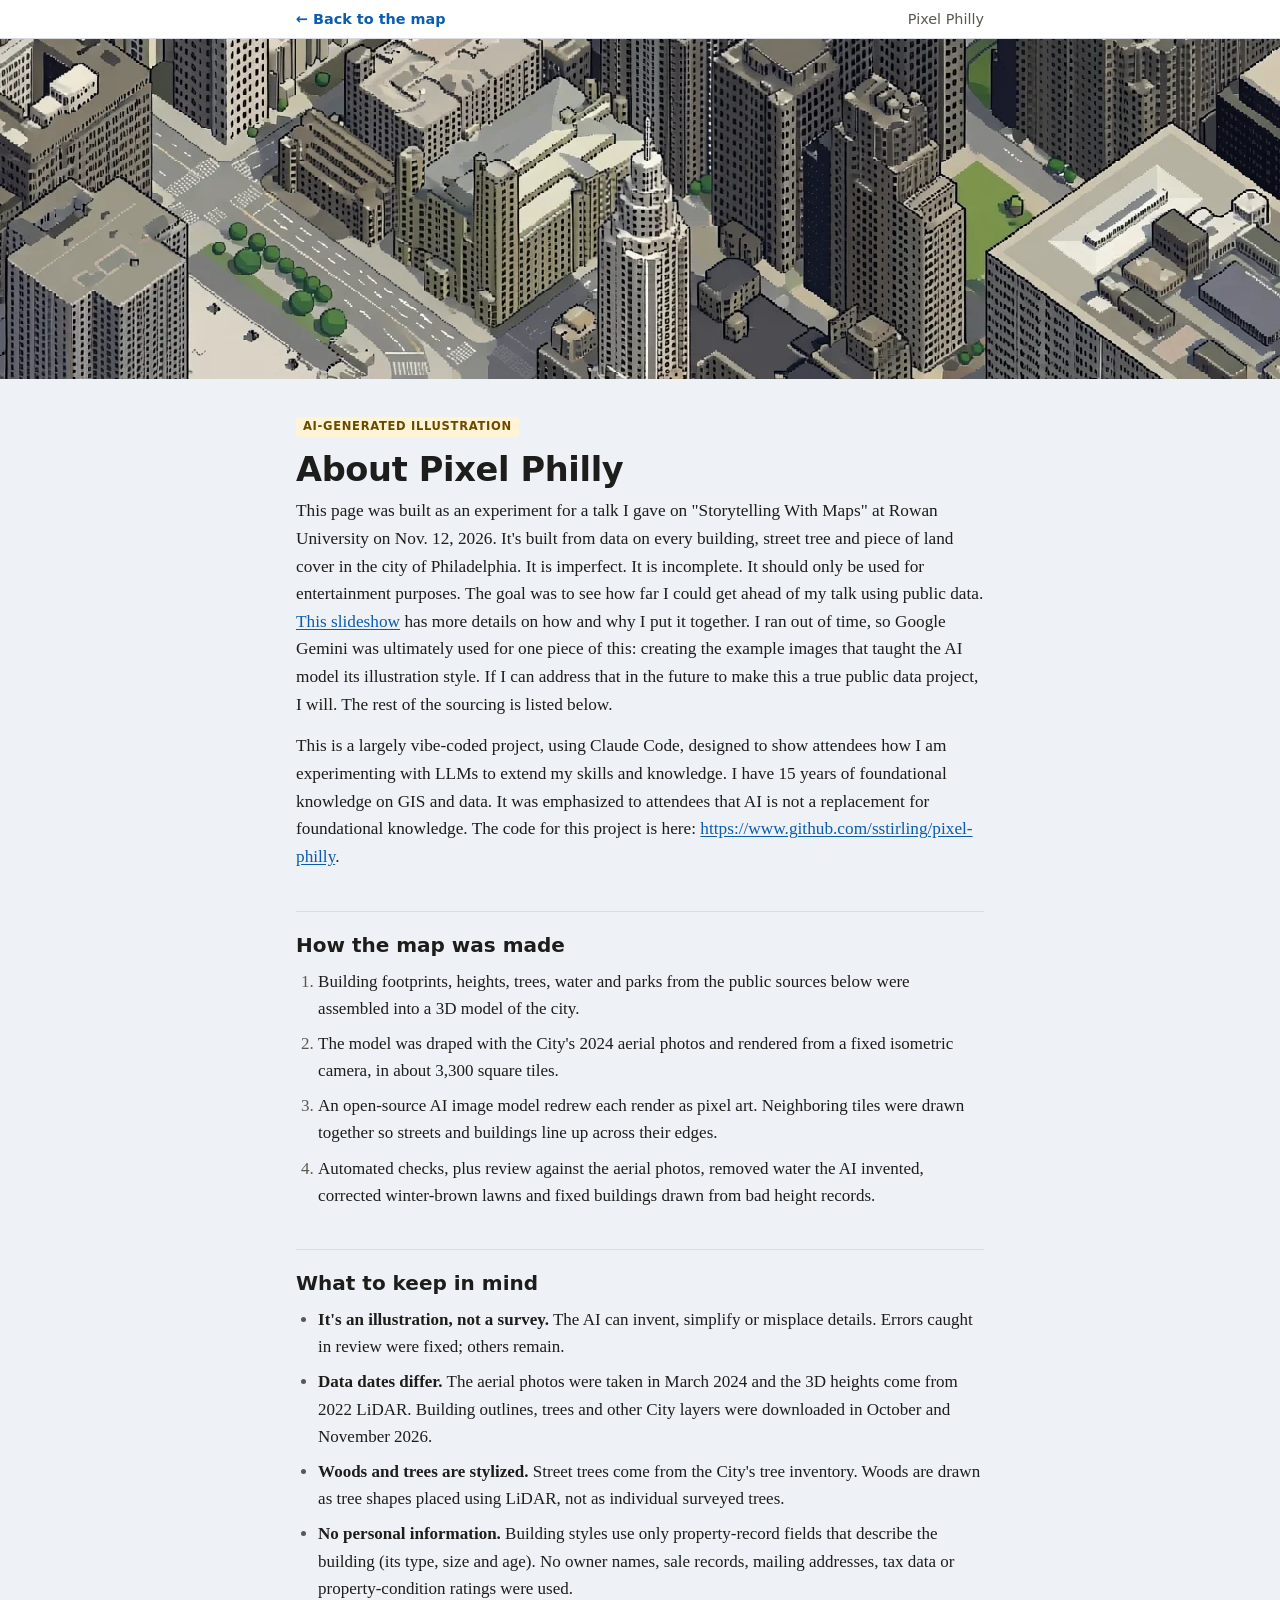
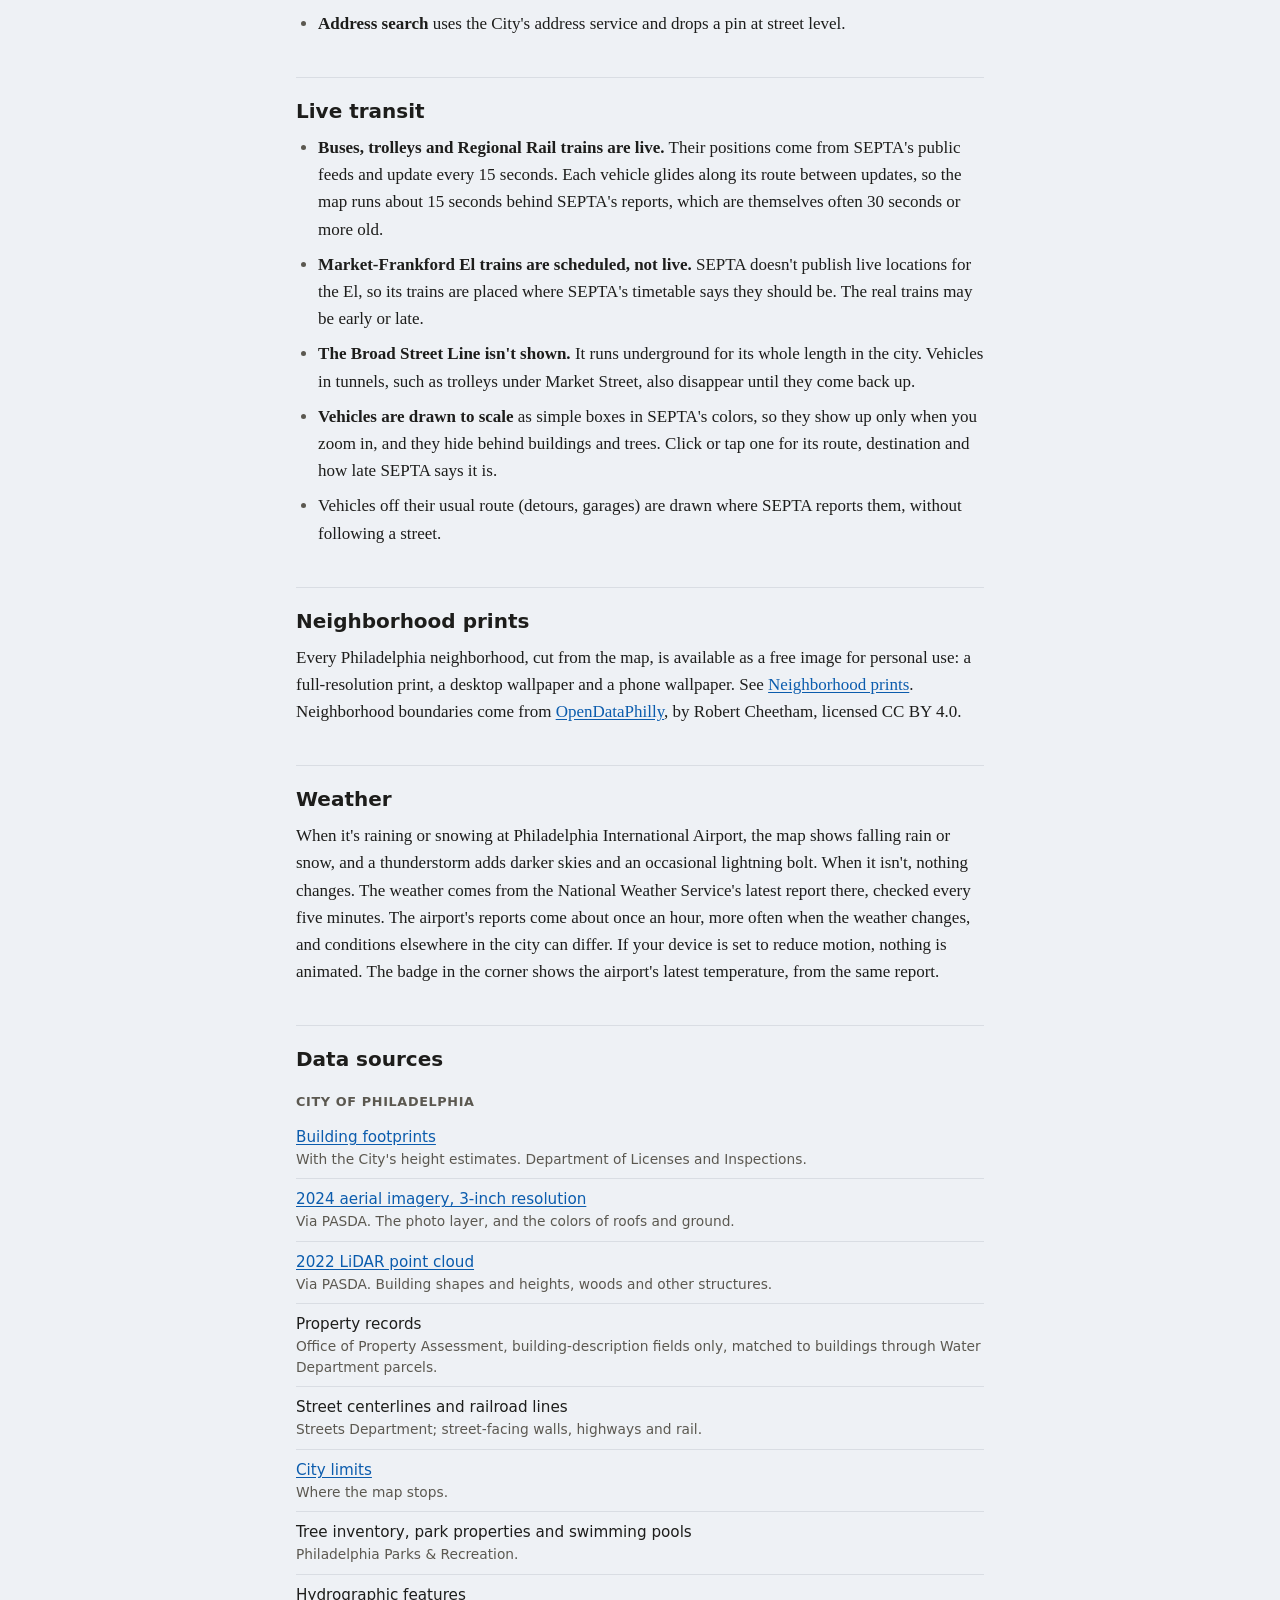
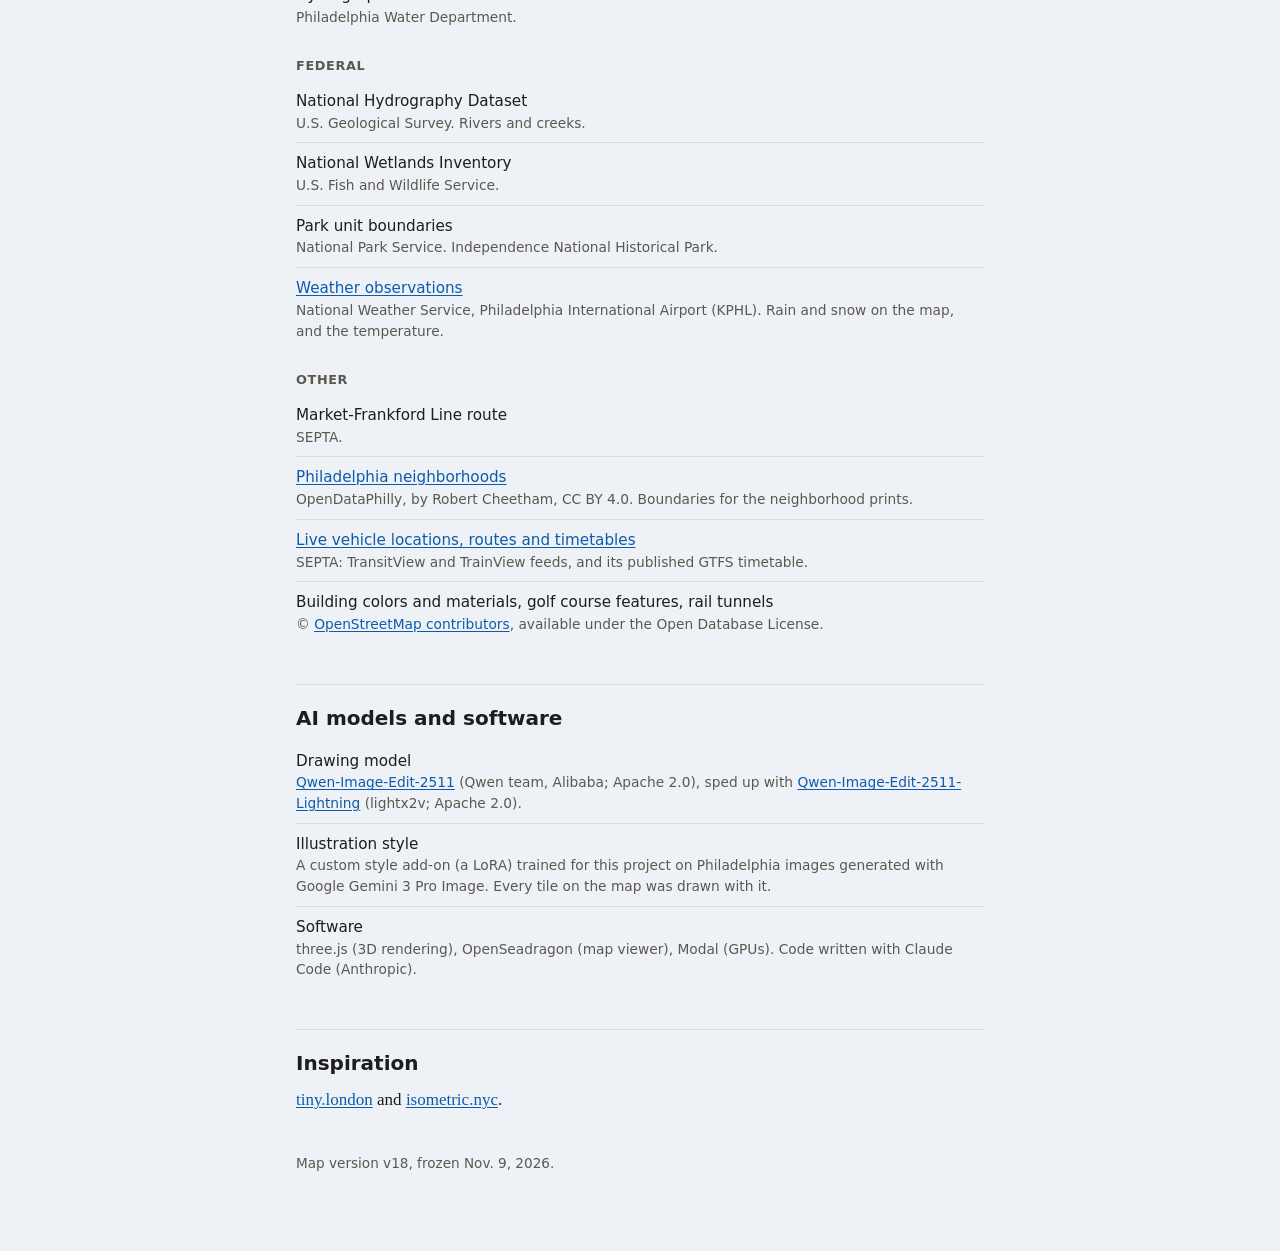
<file: viewer/about.html>
<!doctype html>
<html lang="en">
<head>
<meta charset="utf-8">
<meta name="viewport" content="width=device-width, initial-scale=1">
<title>About Pixel Philly</title>
<meta name="description" content="How Pixel Philly, an AI-drawn isometric map of Philadelphia, was made, and the public data behind it.">
<!-- Icons and link previews: cut from the v18 tiles by scripts/34_site_images.py.
     Social tags need absolute URLs; they point at the hosted copy. -->
<link rel="icon" href="favicon.ico" sizes="16x16 32x32 48x48">
<link rel="apple-touch-icon" href="apple-touch-icon.png">
<meta property="og:type" content="website">
<meta property="og:site_name" content="Pixel Philly">
<meta property="og:title" content="About Pixel Philly">
<meta property="og:description" content="How Pixel Philly, an AI-drawn isometric map of Philadelphia, was made, and the public data behind it.">
<meta property="og:url" content="https://pixelphilly.sstirling.com/viewer/about.html">
<meta property="og:image" content="https://pixelphilly.sstirling.com/viewer/og-image.jpg">
<meta property="og:image:width" content="1200">
<meta property="og:image:height" content="630">
<meta property="og:image:alt" content="The Center City skyline drawn as isometric pixel art, from Logan Square to the Comcast towers.">
<meta name="twitter:card" content="summary_large_image">
<!-- Own stylesheet, not viewer.css: the map page locks scrolling for the
     zoomable viewer, and inheriting that cut this page off (Nov. 5). -->
<link rel="stylesheet" href="about.css">
<!--
  About and credits page for the map (v18, frozen Nov. 9, 2026; the talk map was v14).
  Opening two paragraphs: Stephen's own words (the first with three accuracy
  and style edits he approved Nov. 5). Everything below them is the technical
  sourcing, drawn from data/README.md and README.md; keep the two in step when
  sources change. Hero image: a 1:1 crop of v14 around City Hall's tower,
  cut by scripts/29_flyover.py's Pyramid.window.
-->
</head>
<body>
<nav class="topbar" aria-label="Site">
  <div class="inner">
    <a href="./">&larr; Back to the map</a>
    <span class="name">Pixel Philly</span>
  </div>
</nav>

<figure class="hero">
  <img src="about-hero.webp" width="1360" height="640"
       alt="A detail of the pixel-art map: City Hall's tower among the office towers of Center City, drawn in an isometric view.">
</figure>

<main class="page">
  <header>
    <span class="kicker">AI-generated illustration</span>
    <h1>About Pixel Philly</h1>
  </header>

  <p class="lede">This page was built as an experiment for a talk I gave on "Storytelling With Maps" at Rowan University on Nov. 12, 2026. It's built from data on every building, street tree and piece of land cover in the city of Philadelphia. It is imperfect. It is incomplete. It should only be used for entertainment purposes. The goal was to see how far I could get ahead of my talk using public data. <a href="https://sstirling.github.io/prezis/presentations/worldplanningday/">This slideshow</a> has more details on how and why I put it together. I ran out of time, so Google Gemini was ultimately used for one piece of this: creating the example images that taught the AI model its illustration style. If I can address that in the future to make this a true public data project, I will. The rest of the sourcing is listed below.</p>

  <p class="lede">This is a largely vibe-coded project, using Claude Code, designed to show attendees how I am experimenting with LLMs to extend my skills and knowledge. I have 15 years of foundational knowledge on GIS and data. It was emphasized to attendees that AI is not a replacement for foundational knowledge. The code for this project is here: <a href="https://www.github.com/sstirling/pixel-philly">https://www.github.com/sstirling/pixel-philly</a>.</p>

  <h2>How the map was made</h2>
  <ol>
    <li>Building footprints, heights, trees, water and parks from the public sources below were assembled into a 3D model of the city.</li>
    <li>The model was draped with the City's 2024 aerial photos and rendered from a fixed isometric camera, in about 3,300 square tiles.</li>
    <li>An open-source AI image model redrew each render as pixel art. Neighboring tiles were drawn together so streets and buildings line up across their edges.</li>
    <li>Automated checks, plus review against the aerial photos, removed water the AI invented, corrected winter-brown lawns and fixed buildings drawn from bad height records.</li>
  </ol>

  <h2>What to keep in mind</h2>
  <ul>
    <li><strong>It's an illustration, not a survey.</strong> The AI can invent, simplify or misplace details. Errors caught in review were fixed; others remain.</li>
    <li><strong>Data dates differ.</strong> The aerial photos were taken in March 2024 and the 3D heights come from 2022 LiDAR. Building outlines, trees and other City layers were downloaded in October and November 2026.</li>
    <li><strong>Woods and trees are stylized.</strong> Street trees come from the City's tree inventory. Woods are drawn as tree shapes placed using LiDAR, not as individual surveyed trees.</li>
    <li><strong>No personal information.</strong> Building styles use only property-record fields that describe the building (its type, size and age). No owner names, sale records, mailing addresses, tax data or property-condition ratings were used.</li>
    <li><strong>Address search</strong> uses the City's address service and drops a pin at street level.</li>
  </ul>

  <h2>Live transit</h2>
  <ul>
    <li><strong>Buses, trolleys and Regional Rail trains are live.</strong> Their positions come from SEPTA's public feeds and update every 15 seconds. Each vehicle glides along its route between updates, so the map runs about 15 seconds behind SEPTA's reports, which are themselves often 30 seconds or more old.</li>
    <li><strong>Market-Frankford El trains are scheduled, not live.</strong> SEPTA doesn't publish live locations for the El, so its trains are placed where SEPTA's timetable says they should be. The real trains may be early or late.</li>
    <li><strong>The Broad Street Line isn't shown.</strong> It runs underground for its whole length in the city. Vehicles in tunnels, such as trolleys under Market Street, also disappear until they come back up.</li>
    <li><strong>Vehicles are drawn to scale</strong> as simple boxes in SEPTA's colors, so they show up only when you zoom in, and they hide behind buildings and trees. Click or tap one for its route, destination and how late SEPTA says it is.</li>
    <li>Vehicles off their usual route (detours, garages) are drawn where SEPTA reports them, without following a street.</li>
  </ul>

  <h2>Neighborhood prints</h2>
  <p>Every Philadelphia neighborhood, cut from the map, is available as a free image for personal use: a full-resolution print, a desktop wallpaper and a phone wallpaper. See <a href="neighborhoods.html">Neighborhood prints</a>. Neighborhood boundaries come from <a href="https://opendataphilly.org/datasets/philadelphia-neighborhoods/">OpenDataPhilly</a>, by Robert Cheetham, licensed CC BY 4.0.</p>

  <h2>Weather</h2>
  <p>When it's raining or snowing at Philadelphia International Airport, the map shows falling rain or snow, and a thunderstorm adds darker skies and an occasional lightning bolt. When it isn't, nothing changes. The weather comes from the National Weather Service's latest report there, checked every five minutes. The airport's reports come about once an hour, more often when the weather changes, and conditions elsewhere in the city can differ. If your device is set to reduce motion, nothing is animated. The badge in the corner shows the airport's latest temperature, from the same report.</p>

  <h2>Data sources</h2>
  <h3>City of Philadelphia</h3>
  <ul class="sources">
    <li><a href="https://opendataphilly.org/datasets/building-footprints">Building footprints</a><span class="what">With the City's height estimates. Department of Licenses and Inspections.</span></li>
    <li><a href="https://www.pasda.psu.edu/uci/DataSummary.aspx?dataset=7001">2024 aerial imagery, 3-inch resolution</a><span class="what">Via PASDA. The photo layer, and the colors of roofs and ground.</span></li>
    <li><a href="https://www.pasda.psu.edu/uci/DataSummary.aspx?dataset=7154">2022 LiDAR point cloud</a><span class="what">Via PASDA. Building shapes and heights, woods and other structures.</span></li>
    <li>Property records<span class="what">Office of Property Assessment, building-description fields only, matched to buildings through Water Department parcels.</span></li>
    <li>Street centerlines and railroad lines<span class="what">Streets Department; street-facing walls, highways and rail.</span></li>
    <li><a href="https://metadata.phila.gov/#home/datasetdetails/5543868820583086178c4f89/">City limits</a><span class="what">Where the map stops.</span></li>
    <li>Tree inventory, park properties and swimming pools<span class="what">Philadelphia Parks &amp; Recreation.</span></li>
    <li>Hydrographic features<span class="what">Philadelphia Water Department.</span></li>
  </ul>
  <h3>Federal</h3>
  <ul class="sources">
    <li>National Hydrography Dataset<span class="what">U.S. Geological Survey. Rivers and creeks.</span></li>
    <li>National Wetlands Inventory<span class="what">U.S. Fish and Wildlife Service.</span></li>
    <li>Park unit boundaries<span class="what">National Park Service. Independence National Historical Park.</span></li>
    <li><a href="https://www.weather.gov/documentation/services-web-api">Weather observations</a><span class="what">National Weather Service, Philadelphia International Airport (KPHL). Rain and snow on the map, and the temperature.</span></li>
  </ul>
  <h3>Other</h3>
  <ul class="sources">
    <li>Market-Frankford Line route<span class="what">SEPTA.</span></li>
    <li><a href="https://opendataphilly.org/datasets/philadelphia-neighborhoods/">Philadelphia neighborhoods</a><span class="what">OpenDataPhilly, by Robert Cheetham, CC BY 4.0. Boundaries for the neighborhood prints.</span></li>
    <li><a href="https://www3.septa.org/developer/">Live vehicle locations, routes and timetables</a><span class="what">SEPTA: TransitView and TrainView feeds, and its published GTFS timetable.</span></li>
    <li>Building colors and materials, golf course features, rail tunnels<span class="what">&copy; <a href="https://www.openstreetmap.org/copyright">OpenStreetMap contributors</a>, available under the Open Database License.</span></li>
  </ul>

  <h2>AI models and software</h2>
  <ul class="sources">
    <li>Drawing model<span class="what"><a href="https://huggingface.co/Qwen/Qwen-Image-Edit-2511">Qwen-Image-Edit-2511</a> (Qwen team, Alibaba; Apache 2.0), sped up with <a href="https://huggingface.co/lightx2v/Qwen-Image-Edit-2511-Lightning">Qwen-Image-Edit-2511-Lightning</a> (lightx2v; Apache 2.0).</span></li>
    <li>Illustration style<span class="what">A custom style add-on (a LoRA) trained for this project on Philadelphia images generated with Google Gemini 3 Pro Image. Every tile on the map was drawn with it.</span></li>
    <li>Software<span class="what">three.js (3D rendering), OpenSeadragon (map viewer), Modal (GPUs). Code written with Claude Code (Anthropic).</span></li>
  </ul>

  <h2>Inspiration</h2>
  <p><a href="https://tiny.london">tiny.london</a> and <a href="https://isometric.nyc">isometric.nyc</a>.</p>

  <p class="fine">Map version v18, frozen Nov. 9, 2026.</p>
</main>
<!-- Visit counter (GoatCounter, Stephen's account; no cookies). Stripped from the offline copy by scripts/27_offline_copy.py. -->
<script data-goatcounter="https://sstirling.goatcounter.com/count"
        async src="https://gc.zgo.at/count.js"></script>
</body>
</html>
</file>
<file: viewer/about.css>
/* About page (about.html). Separate from viewer.css on purpose: the map page
   locks scrolling (html, body { overflow: hidden }) so OpenSeadragon owns the
   wheel and drag; this page is a normal scrolling document. */
:root {
  --bg: #eef1f5;
  --card: #ffffff;
  --fg: #1d1d1b;
  --muted: #5b5850;
  --line: #d9dde3;
  --accent: #0b5cad;
  --badge-bg: #fff4d6;
  --badge-fg: #6b4a00;
}
@media (prefers-color-scheme: dark) {
  :root:not([data-theme="light"]) {
    --bg: #15171a;
    --card: #1f2125;
    --fg: #ecebe7;
    --muted: #b3afa7;
    --line: #34373c;
    --accent: #7db7f0;
    --badge-bg: #3d3216;
    --badge-fg: #f5d98a;
  }
}
:root[data-theme="dark"] {
  --bg: #15171a;
  --card: #1f2125;
  --fg: #ecebe7;
  --muted: #b3afa7;
  --line: #34373c;
  --accent: #7db7f0;
  --badge-bg: #3d3216;
  --badge-fg: #f5d98a;
}

* { box-sizing: border-box; }
html { background: var(--bg); }
body { margin: 0; color: var(--fg); background: var(--bg);
  font: 17px/1.6 Georgia, "Iowan Old Style", "Times New Roman", serif; }
a { color: var(--accent); text-underline-offset: 2px; }
a:focus-visible { outline: 2px solid var(--accent); outline-offset: 2px; }

.topbar { position: sticky; top: 0; z-index: 2; background: var(--card); border-bottom: 1px solid var(--line);
  font: 600 0.9rem/1 system-ui, -apple-system, "Segoe UI", sans-serif; }
.topbar .inner { max-width: 720px; margin: 0 auto; padding: 12px 16px; display: flex; align-items: center; gap: 12px; }
.topbar a { text-decoration: none; }
.topbar .name { margin-left: auto; color: var(--muted); font-weight: 500; }

.hero { margin: 0; background: #ccd6e3; }
.hero img { display: block; width: 100%; max-height: 340px; object-fit: cover; image-rendering: pixelated; }

.page { max-width: 720px; margin: 0 auto; padding: 8px 16px 64px; }
.page > header { padding: 24px 0 8px; }
.kicker { display: inline-block; font: 700 0.72rem/1 system-ui, -apple-system, "Segoe UI", sans-serif;
  text-transform: uppercase; letter-spacing: 0.06em; background: var(--badge-bg); color: var(--badge-fg);
  border-radius: 4px; padding: 4px 7px; }
h1 { font: 700 2.1rem/1.15 system-ui, -apple-system, "Segoe UI", sans-serif; margin: 12px 0 0; letter-spacing: -0.01em; }
h2 { font: 700 1.25rem/1.3 system-ui, -apple-system, "Segoe UI", sans-serif; margin: 40px 0 10px;
  padding-top: 20px; border-top: 1px solid var(--line); }
h3 { font: 700 0.8rem/1.3 system-ui, -apple-system, "Segoe UI", sans-serif; text-transform: uppercase;
  letter-spacing: 0.05em; color: var(--muted); margin: 22px 0 6px; }
p { margin: 0 0 14px; }
.lede { font-size: 1.08rem; }
ul, ol { padding-left: 1.3em; margin: 0 0 14px; }
li { margin: 0 0 8px; }
li::marker { color: var(--muted); }

.sources { list-style: none; padding: 0; margin: 0; font: 0.95rem/1.5 system-ui, -apple-system, "Segoe UI", sans-serif; }
.sources li { padding: 9px 0; margin: 0; border-bottom: 1px solid var(--line); }
.sources li:last-child { border-bottom: 0; }
.sources .what { display: block; color: var(--muted); font-size: 0.86rem; }

.fine { color: var(--muted); font: 0.85rem/1.5 system-ui, -apple-system, "Segoe UI", sans-serif; margin-top: 40px; }

@media (max-width: 480px) {
  body { font-size: 16px; }
  h1 { font-size: 1.7rem; }
  .topbar .name { display: none; }
}
</file>
